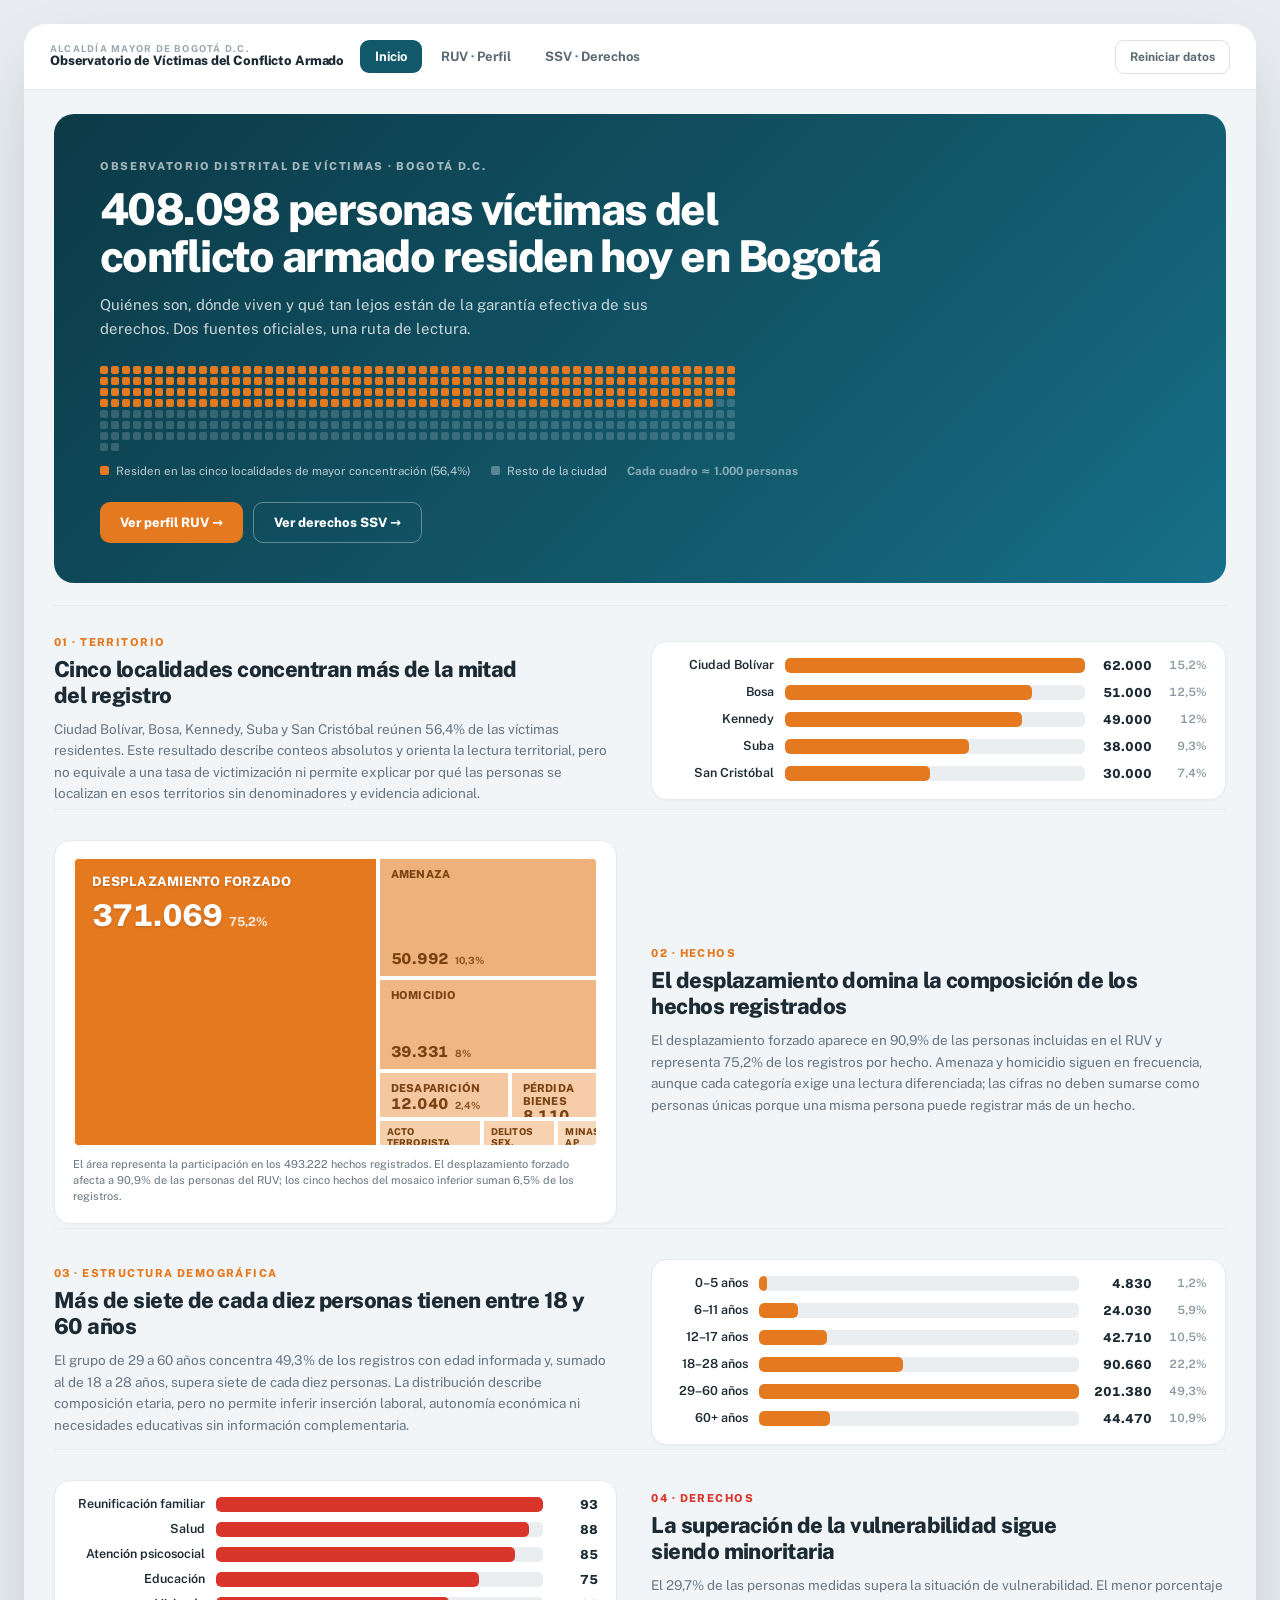
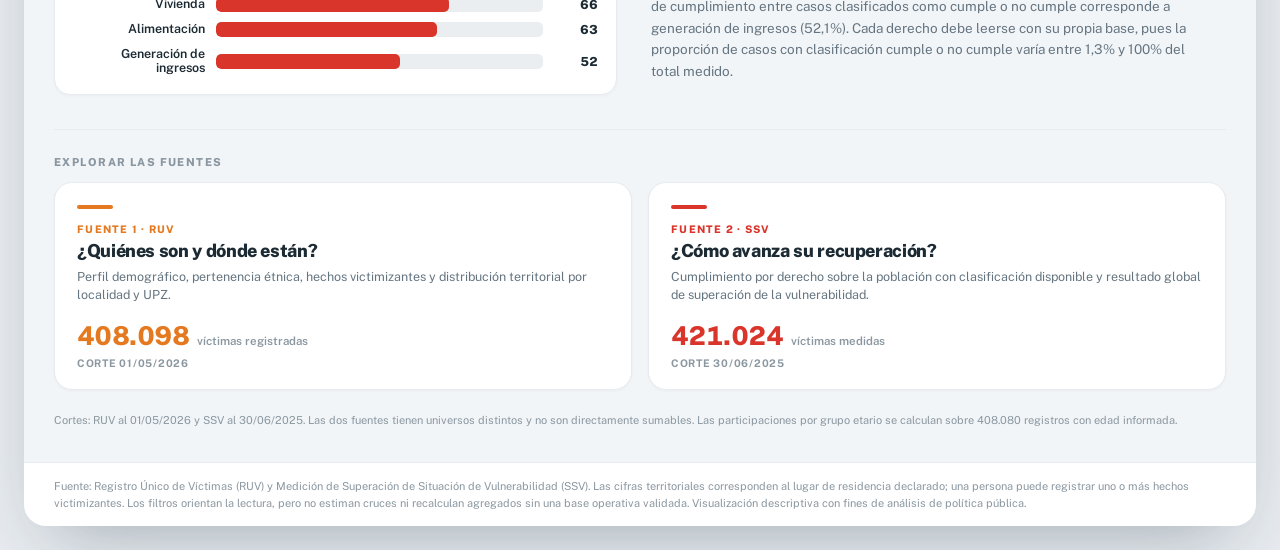
<file: preview (1).html>
<!DOCTYPE html>
<html lang="es">
<head>
<meta charset="utf-8">
<meta name="viewport" content="width=device-width, initial-scale=1">
<title>Observatorio Distrital de Víctimas · RUV y SSV · Bogotá D.C.</title>
<style>

  @font-face{font-family:'Public Sans';src:url('[data-uri]') format('woff2');font-style:normal;font-weight:100 900;font-display:swap}
  *{box-sizing:border-box}
  body{margin:0;font-family:'Public Sans',system-ui,-apple-system,sans-serif;background:#E8ECF0;color:#1C2A33;-webkit-font-smoothing:antialiased;text-rendering:optimizeLegibility}
  a{color:#12586B;text-decoration:none}
  a:hover{color:#1B7B93}
  button{font-family:inherit}
  select{font-family:inherit;appearance:none;-webkit-appearance:none;font-size:12.5px;font-weight:600;color:#1C2A33;background:#fff url("data:image/svg+xml;utf8,<svg xmlns='http://www.w3.org/2000/svg' width='12' height='12' viewBox='0 0 24 24' fill='none' stroke='%237A8791' stroke-width='2.5'><path d='M6 9l6 6 6-6'/></svg>") no-repeat right 11px center;border:1px solid #DCE2E7;border-radius:9px;padding:9px 32px 9px 12px;cursor:pointer;outline:none;width:100%;transition:border-color .15s,box-shadow .15s;text-overflow:ellipsis}
  select:hover{border-color:#C2CBD2}
  select:focus-visible,button:focus-visible{outline:2px solid #12586B;outline-offset:2px}
  select:focus{border-color:#12586B;box-shadow:0 0 0 3px rgba(18,88,107,.12)}
  @keyframes fade{from{opacity:0;transform:translateY(10px)}to{opacity:1;transform:none}}
  ::-webkit-scrollbar{width:10px;height:10px}
  ::-webkit-scrollbar-thumb{background:#cfd6dd;border-radius:8px}
  ::-webkit-scrollbar-thumb:hover{background:#b8c1c9}

  /* ---- shell responsivo ---- */
  .sc-shell{min-height:100vh;padding:24px}
  .sc-frame{max-width:1640px;margin:0 auto;background:#F2F5F8;border-radius:22px;box-shadow:0 30px 70px -26px rgba(20,40,55,.34);overflow:hidden}
  .sc-head{background:#fff;padding:14px 26px;display:flex;align-items:center;gap:16px;border-bottom:1px solid #E7EBEF;flex-wrap:wrap}
  .sc-brand{display:flex;align-items:center;gap:13px;min-width:0;flex:0 1 auto}
  .sc-brand-tx{line-height:1.15;min-width:0}
  .sc-nav{display:flex;gap:4px;overflow-x:auto;scrollbar-width:none;-ms-overflow-style:none;flex:1 1 240px;min-width:0;padding:2px 0}
  .sc-nav::-webkit-scrollbar{display:none}
  .sc-tab{white-space:nowrap;flex-shrink:0}
  .sc-actions{display:flex;align-items:center;gap:8px;flex-shrink:0;margin-left:auto}
  .sc-body{padding:24px 30px 34px}
  .sc-foot{padding:15px 30px;border-top:1px solid #E7EBEF;background:#fff;font-size:11px;color:#8A97A0;line-height:1.5}

  /* ---- rejilla de 12 columnas ---- */
  .sc-grid{display:grid;grid-template-columns:repeat(12,1fr);gap:16px}
  .sc-s4{grid-column:span 4}.sc-s5{grid-column:span 5}.sc-s6{grid-column:span 6}
  .sc-s7{grid-column:span 7}.sc-s8{grid-column:span 8}.sc-s12{grid-column:span 12}
  .sc-frow{display:grid;grid-template-columns:repeat(auto-fit,minmax(176px,1fr));gap:11px 13px}
  .sc-kpis{display:grid;grid-template-columns:repeat(auto-fit,minmax(190px,1fr));gap:12px}
  .sc-ins{display:grid;grid-template-columns:minmax(0,1fr) minmax(0,1.02fr);gap:34px;align-items:center}
  .sc-hero{padding:46px 46px 40px}
  .sc-h1{font-size:clamp(27px,3.6vw,44px)}
  .sc-doors{display:grid;grid-template-columns:repeat(auto-fit,minmax(268px,1fr));gap:16px}

  @media(max-width:1140px){
    .sc-s4,.sc-s5{grid-column:span 6}
    .sc-s7,.sc-s8{grid-column:span 12}
    .sc-panel{grid-row:auto !important}
  }
  @media(max-width:860px){
    .sc-ins{grid-template-columns:1fr;gap:20px}
    .sc-ins-rev{display:flex;flex-direction:column-reverse}
  }
  @media(max-width:720px){
    .sc-shell{padding:0}
    .sc-frame{border-radius:0;box-shadow:none}
    .sc-head{padding:12px 15px;gap:11px}
    .sc-body{padding:16px 14px 24px}
    .sc-foot{padding:14px 15px}
    .sc-hero{padding:28px 18px 26px}
    .sc-s4,.sc-s5,.sc-s6,.sc-s7,.sc-s8,.sc-s12{grid-column:span 12}
    .sc-brand-eyebrow{display:none}
    .sc-lbl-long{display:none}
    .sc-treemap{flex-direction:column !important;min-height:520px !important}
    .sc-treemap>div:first-child{width:100% !important;min-height:160px}
    .sc-treemap>div:last-child{width:100% !important;min-height:350px}
  }
  @media(min-width:721px){.sc-lbl-short{display:none}}
  @media(prefers-reduced-motion:reduce){*{animation:none !important;transition:none !important}}

</style>
</head>
<body>
<div id="root"></div>
<script>
var FOOTER_TEXT = 'Fuente: Registro Único de Víctimas (RUV) y Medición de Superación de Situación de Vulnerabilidad (SSV). Las cifras territoriales corresponden al lugar de residencia declarado; una persona puede registrar uno o más hechos victimizantes. Los filtros orientan la lectura, pero no estiman cruces ni recalculan agregados sin una base operativa validada. Visualización descriptiva con fines de análisis de política pública.';

/* ---------------------------------------------------------------
   Renderizador mínimo: sustituye a React y al runtime x-dc.
   Sin dependencias externas: el archivo abre en cualquier navegador.
   --------------------------------------------------------------- */
var SVG_TAGS={svg:1,rect:1,path:1,text:1,circle:1,g:1,line:1,polygon:1,polyline:1,ellipse:1,defs:1,linearGradient:1,stop:1};
var SVG_KEEP={viewBox:1,preserveAspectRatio:1,gradientUnits:1,patternUnits:1,baseProfile:1};
var UNITLESS={opacity:1,zIndex:1,fontWeight:1,lineHeight:1,flex:1,flexGrow:1,flexShrink:1,order:1,zoom:1,gridRow:1,gridColumn:1,strokeWidth:1};
var EVENTS={onClick:'click',onChange:'change',onInput:'input',onMouseEnter:'mouseenter',onMouseLeave:'mouseleave',onError:'error',onFocus:'focus',onBlur:'blur'};

function kebab(s){ return s.replace(/([a-z0-9])([A-Z])/g,'$1-$2').toLowerCase(); }

function setStyle(el,o){
  for(var k in o){ var v=o[k];
    if(v===null||v===undefined||v===false) continue;
    if(typeof v==='number' && !UNITLESS[k]) v=v+'px';
    try{ el.style[k]=v; }catch(e){}
  }
}

var React={ createElement:function(type,props){
  var kids=Array.prototype.slice.call(arguments,2);
  return {type:type, props:props||{}, kids:kids};
}};

function flat(list,out){
  for(var i=0;i<list.length;i++){ var c=list[i];
    if(c===null||c===undefined||c===false||c===true) continue;
    if(Object.prototype.toString.call(c)==='[object Array]') flat(c,out); else out.push(c);
  }
  return out;
}

function mount(v,ns){
  if(v===null||v===undefined||v===false||v===true) return null;
  if(typeof v==='string'||typeof v==='number') return document.createTextNode(String(v));
  var isSvg = ns || SVG_TAGS[v.type];
  var el = isSvg ? document.createElementNS('http://www.w3.org/2000/svg', v.type)
                 : document.createElement(v.type);
  var p=v.props, deferValue=null;
  for(var k in p){
    var val=p[k];
    if(k==='key'||val===null||val===undefined||val===false) continue;
    if(k==='style'){ setStyle(el,val); continue; }
    if(EVENTS[k]){ el.addEventListener(EVENTS[k], val); continue; }
    if(k==='className'){ if(isSvg) el.setAttribute('class',val); else el.className=val; continue; }
    if(k==='value'){ deferValue=val; continue; }
    if(isSvg){ el.setAttribute(SVG_KEEP[k]?k:kebab(k), val); continue; }
    el.setAttribute(k, val);
  }
  var kids=flat(v.kids,[]);
  for(var i=0;i<kids.length;i++){ var n=mount(kids[i], isSvg); if(n) el.appendChild(n); }
  if(deferValue!==null) el.value=deferValue;
  return el;
}

/* ------------------------- carcasa ------------------------- */
function shell(app){
  var v=app.renderVals(), C=app.C, h=React.createElement;
  var brand=h('div',{className:'sc-brand'},
    h('div',{className:'sc-brand-tx'},
      h('div',{className:'sc-brand-eyebrow',style:{fontSize:9.5,fontWeight:700,letterSpacing:'.13em',color:'#9AA6AF',textTransform:'uppercase'}},'Alcaldía Mayor de Bogotá D.C.'),
      h('div',{style:{fontSize:13,fontWeight:800,letterSpacing:'-.01em',color:'#1C2A33'}},'Observatorio de Víctimas del Conflicto Armado')));
  var nav=h('nav',{className:'sc-nav','aria-label':'Secciones del visor'}, v.tabs.map(function(t,i){
    return h('button',{key:i,type:'button',className:'sc-tab',onClick:t.onClick,'aria-current':t.active?'page':null,style:t.style},t.label); }));
  var actions=h('div',{className:'sc-actions'},
    h('button',{onClick:v.onReset,title:'Quitar todos los filtros y volver a los totales',
      style:{fontSize:12,fontWeight:700,color:'#5A6871',background:'#fff',border:'1px solid #DCE2E7',borderRadius:9,padding:'9px 14px',cursor:'pointer',whiteSpace:'nowrap'}},
      h('span',{className:'sc-lbl-long'},'Reiniciar datos'),
      h('span',{className:'sc-lbl-short'},'Reiniciar')));
  var banner = v.showBanner ? h('div',{style:v.bannerStyle},
      h('div',{style:{display:'flex',alignItems:'baseline',gap:14,flexWrap:'wrap'}},
        h('div',{style:{fontSize:11.5,fontWeight:800,letterSpacing:'.14em',textTransform:'uppercase',color:v.accent}},v.bannerKicker),
        h('div',{style:{fontSize:11.5,fontWeight:600,color:'#8A97A0'}},v.bannerDate)),
      h('h1',{style:{margin:'6px 0 0',fontSize:25,fontWeight:800,letterSpacing:'-.025em',lineHeight:1.14,maxWidth:760,textWrap:'pretty'}},v.bannerTitle),
      h('p',{style:{margin:'8px 0 0',fontSize:13.5,color:'#5A6871',lineHeight:1.5,maxWidth:720,textWrap:'pretty'}},v.bannerSub)) : null;
  return h('div',{className:'sc-shell'},
    h('div',{className:'sc-frame'},
      h('header',{className:'sc-head'},brand,nav,actions),
      banner,
      h('div',{className:'sc-body'},v.content),
      h('footer',{className:'sc-foot'},FOOTER_TEXT)));
}

/* ------------------------- montaje ------------------------- */

class Component {
  constructor(props){ this.props = props || {}; }
  state = { mod:null, sel:null, hover:null, fr:{}, fs:{}, open:true, mapMode:'img', imgErr:false };

  get C(){return {
    ruv:this.props.colorRuv||'#E4791F', ssv:this.props.colorSsv||'#DA352B',
    teal:'#12586B', deep:'#0C3A47', star:'#F5C518',
    ink:'#1C2A33', muted:'#657580', faint:'#8A97A0', line:'#E7EBEF', card:'#fff',
    track:'#EBEEF1', ok:'#2F8F76', bad:'#D0453B', nd:'#B4BEC6'
  };}

  MODS=[
    {id:'inicio',label:'Inicio'},
    {id:'ruv',label:'RUV · Perfil'},
    {id:'ssv',label:'SSV · Derechos'},
  ];
  get effMod(){ return this.state.mod || this.idFromProp() || 'inicio'; }
  idFromProp(){ const m={'Inicio':'inicio','RUV · Perfil':'ruv','SSV · Derechos':'ssv'}; return m[this.props.modulo]; }

  fmt(n){ return Math.round(n).toLocaleString('de-DE'); }
  pct(n,d){ const k=Math.pow(10,d===undefined?1:d); return (Math.round(n*k)/k).toString().replace('.',','); }
  lerp(a,b,t){ const p=h=>[1,3,5].map(i=>parseInt(h.slice(i,i+2),16)); const A=p(a),B=p(b); return '#'+A.map((v,i)=>Math.round(v+(B[i]-v)*t).toString(16).padStart(2,'0')).join(''); }
  onDark(hex){ const p=[1,3,5].map(i=>parseInt(hex.slice(i,i+2),16)); const L=(0.299*p[0]+0.587*p[1]+0.114*p[2])/255; return L>0.62; }

  /* ---------- datos ---------- */
  RUV_TOTAL=408098; SSV_TOTAL=421024;
  FECHA_RUV='01/05/2026'; FECHA_SSV='30/06/2025';
  ETARIO=[{l:'0–5 años',v:4830},{l:'6–11 años',v:24030},{l:'12–17 años',v:42710},{l:'18–28 años',v:90660},{l:'29–60 años',v:201380},{l:'60+ años',v:44470}];
  GENERO=[{l:'Mujer',v:207970},{l:'Hombre',v:199517},{l:'No informa',v:589},{l:'LGBTI',v:15},{l:'Intersexual',v:7}];
  HECHOS=[{l:'Desplazamiento forzado',s:'Desplazamiento',v:371069},{l:'Amenaza',s:'Amenaza',v:50992},{l:'Homicidio',s:'Homicidio',v:39331},{l:'Desaparición forzada',s:'Desaparición',v:12040},{l:'Pérdida de bienes',s:'Pérdida bienes',v:8110},{l:'Acto terrorista',s:'Acto terrorista',v:5980},{l:'Delitos sexuales',s:'Delitos sex.',v:4210},{l:'Minas antipersonal',s:'Minas AP',v:1490}];
  ETNIA=[{l:'Ninguna',v:343367},{l:'Negro(a) o afro',v:40858},{l:'Indígena',v:21939},{l:'Gitano(a) ROM',v:1390},{l:'Raizal',v:376},{l:'Palenquero',v:168}];
  DERECHOS=[
    {l:'Salud',cumple:372318,no:48706,nd:0},
    {l:'Educación',cumple:58003,no:19860,nd:343161,ndL:'No aplica'},
    {l:'Alimentación',cumple:231100,no:138151,nd:51773},
    {l:'Generación de ingresos',cumple:188557,no:173343,nd:59124},
    {l:'Vivienda',cumple:159322,no:82166,nd:179536},
    {l:'Reunificación familiar',cumple:4985,no:398,nd:415641,ndL:'No aplica'},
    {l:'Atención psicosocial',cumple:21253,no:3832,nd:395939,ndL:'No aplica'},
  ];
  SUPERA=[{l:'Supera',v:124839},{l:'No supera',v:227179},{l:'ND',v:69006}];

  LOC=[
    {n:'Usaquén',v:15000,r:[[12,20,0,10]]},
    {n:'Suba',v:38000,r:[[3,14,0,8],[5,12,0,3]]},
    {n:'Engativá',v:24000,r:[[2,9,7,12]]},
    {n:'Fontibón',v:13000,r:[[0,6,11,17]]},
    {n:'Barrios Unidos',v:5000,r:[[9,13,7,11]]},
    {n:'Chapinero',v:6000,r:[[14,18,9,14]]},
    {n:'Teusaquillo',v:5000,r:[[8,13,11,14]]},
    {n:'Los Mártires',v:5000,r:[[9,12,12,14]]},
    {n:'Santa Fe',v:9000,r:[[12,15,11,14]]},
    {n:'La Candelaria',v:1098,r:[[13,15,13,15]]},
    {n:'Puente Aranda',v:9000,r:[[6,11,13,17]]},
    {n:'Antonio Nariño',v:6000,r:[[9,12,14,17]]},
    {n:'Kennedy',v:49000,r:[[1,9,14,21]]},
    {n:'Tunjuelito',v:12000,r:[[7,11,18,21]]},
    {n:'Bosa',v:51000,r:[[0,5,18,26]]},
    {n:'Rafael Uribe Uribe',v:22000,r:[[11,15,16,20]]},
    {n:'San Cristóbal',v:30000,r:[[14,19,13,21]]},
    {n:'Ciudad Bolívar',v:62000,r:[[5,11,21,29]]},
    {n:'Usme',v:28000,r:[[11,19,20,30]]},
  ];
  COLS=20; ROWS=30;

  /* ---------- derivados ---------- */
  sum(a){ return a.reduce((s,i)=>s+i.v,0); }
  get HECHOS_T(){ return this.sum(this.HECHOS); }
  get ETARIO_T(){ return this.sum(this.ETARIO); }
  get LOC_T(){ return this.LOC.reduce((s,l)=>s+l.v,0); }
  get LOC_SORT(){ return this.LOC.slice().sort((a,b)=>b.v-a.v); }
  get DER(){ return this.DERECHOS.map(d=>{ const ap=d.cumple+d.no; return Object.assign({},d,{ap:ap,tasa:ap?d.cumple/ap*100:0,cob:ap/this.SSV_TOTAL*100}); }); }
  get DER_SORT(){ return this.DER.slice().sort((a,b)=>b.tasa-a.tasa); }

  geo(){
    if(this._geo) return this._geo;
    const g=new Array(this.COLS*this.ROWS).fill(-1);
    this.LOC.forEach((L,li)=>L.r.forEach(([c0,c1,r0,r1])=>{
      for(let r=r0;r<r1;r++) for(let c=c0;c<c1;c++) if(c>=0&&c<this.COLS&&r>=0&&r<this.ROWS) g[r*this.COLS+c]=li;
    }));
    const cent=this.LOC.map(()=>({sx:0,sy:0,n:0}));
    for(let r=0;r<this.ROWS;r++) for(let c=0;c<this.COLS;c++){ const li=g[r*this.COLS+c]; if(li<0) continue; cent[li].sx+=c+0.5; cent[li].sy+=r+0.5; cent[li].n++; }
    const at=(c,r)=> (c<0||c>=this.COLS||r<0||r>=this.ROWS)?-1:g[r*this.COLS+c];
    let inner='',outer='';
    for(let r=0;r<this.ROWS;r++) for(let c=0;c<this.COLS;c++){
      const li=g[r*this.COLS+c]; if(li<0) continue;
      const sides=[[at(c,r-1),c,r,c+1,r],[at(c+1,r),c+1,r,c+1,r+1],[at(c,r+1),c,r+1,c+1,r+1],[at(c-1,r),c,r,c,r+1]];
      sides.forEach(([nb,x1,y1,x2,y2])=>{ const seg='M'+x1+' '+y1+'L'+x2+' '+y2; if(nb<0) outer+=seg; else if(nb!==li) inner+=seg; });
    }
    this._geo={grid:g,cent:cent.map(o=>({x:o.sx/o.n,y:o.sy/o.n,n:o.n})),inner,outer};
    return this._geo;
  }

  /* ---------- segmentadores ---------- */
  /* uni: universo de la marginal publicada. src: serie con la que se resuelve el conteo.
     Sin src, el segmentador orienta la lectura pero no altera el universo de referencia. */
  FD(scope){
    const locs=this.LOC.map(l=>({l:l.n,v:l.v})).sort((a,b)=>a.l.localeCompare(b.l,'es'));
    const base=[
      {k:'etario',l:'Grupo etario',all:'Todos los grupos',src:this.ETARIO,uni:'ruv',den:this.ETARIO_T},
      {k:'genero',l:'Género',all:'Todos',src:this.GENERO,uni:'ruv',den:this.RUV_TOTAL},
      {k:'etnia',l:'Pertenencia étnica',all:'Todas',src:this.ETNIA,uni:'ruv',den:this.RUV_TOTAL},
      {k:'loc',l:'Localidad de residencia',all:'Todas',src:locs,uni:'ruv',den:this.LOC_T},
    ];
    if(scope==='ruv') return base.concat([
      {k:'hecho',l:'Hecho victimizante',all:'Todos',src:this.HECHOS,uni:'ruv',den:this.RUV_TOTAL},
      {k:'disc',l:'Discapacidad',all:'Todas',opts:['Sí','Ninguna']},
      {k:'tipo',l:'Tipo de víctima',all:'Todos',opts:['Directa','Indirecta','Sin definir']},
    ]);
    return base.concat([
      {k:'supera',l:'Resultado de superación',all:'Todos',src:this.SUPERA,uni:'ssv',den:this.SSV_TOTAL},
      {k:'derecho',l:'Derecho destacado',all:'Todos',opts:this.DERECHOS.map(d=>d.l)},
    ]);
  }
  fkey(scope){ return scope==='ruv'?'fr':'fs'; }
  fst(scope){ return this.state[this.fkey(scope)]||{}; }
  fval(scope,k){ return this.fst(scope)[k]; }
  setF(scope,k,v){ const st=Object.assign({},this.fst(scope)); st[k]=v; const p={}; p[this.fkey(scope)]=st;
    if(scope==='ruv'&&k==='loc'){ const i=this.LOC.findIndex(l=>l.n===v); p.sel = i>=0?i:null; }
    this.setState(p); }
  clearF(scope){ const p={sel:null}; p[this.fkey(scope)]={}; this.setState(p); }
  optsOf(d){ return d.opts||d.src.map(x=>x.l); }
  activeF(scope){ const st=this.fst(scope); return this.FD(scope).filter(d=>st[d.k]&&st[d.k]!==d.all); }

  /* Un solo filtro con marginal publicada en el mismo universo puede mostrar
     su conteo exacto. Las combinaciones no se estiman sin microdatos validados. */
  universo(scope){
    const total = scope==='ruv'?this.RUV_TOTAL:this.SSV_TOTAL;
    const act=this.activeF(scope), st=this.fst(scope);
    const wm=act.filter(d=>d.src);
    if(!wm.length) return {n:total,mode:act.length?'ui':'total',act:act.length};
    if(act.length===1&&wm.length===1&&wm[0].uni===scope){
      const row=wm[0].src.find(x=>x.l===st[wm[0].k]);
      return {n:row?row.v:0,mode:'exact',act:1};
    }
    return {n:total,mode:'ui',act:act.length};
  }

  filterBar(scope,accent){
    const h=React.createElement, C=this.C, st=this.fst(scope), defs=this.FD(scope);
    const act=this.activeF(scope), u=this.universo(scope), open=this.state.open;
    const nota={total:'Sin segmentar · totales del distrito',exact:'Conteo exacto de la marginal publicada',ui:'Filtros activos · sin recálculo cruzado'}[u.mode];
    const selEl=(d)=>h('div',{key:d.k,style:{display:'flex',flexDirection:'column',gap:5,minWidth:0}},
      h('label',{style:{fontSize:10,fontWeight:800,textTransform:'uppercase',letterSpacing:'.06em',color:C.faint,display:'flex',alignItems:'center',gap:5}},d.l,
        d.src?null:h('span',{title:'Dimensión sin marginal publicada: segmenta la lectura pero no recalcula el universo',style:{width:6,height:6,borderRadius:9,background:'#D8DEE3',flexShrink:0}})),
      h('select',{value:st[d.k]||d.all,'aria-label':d.l,onChange:e=>this.setF(scope,d.k,e.target.value)},
        [d.all].concat(this.optsOf(d)).map(o=>h('option',{key:o,value:o},o))));
    const chip=(d)=>h('button',{key:d.k,onClick:()=>this.setF(scope,d.k,d.all),title:'Quitar este filtro',
      style:{display:'inline-flex',alignItems:'center',gap:7,fontSize:11.5,fontWeight:700,color:C.teal,background:'#EAF2F4',border:'1px solid '+(d.src?'#CFE1E5':'#DCE2E7'),borderStyle:d.src?'solid':'dashed',borderRadius:999,padding:'5px 9px 5px 11px',cursor:'pointer'}},
      d.l+': '+st[d.k], h('span',{style:{fontSize:13,lineHeight:1,color:'#7FA3AC'}},'×'));
    return h('div',{style:{background:C.card,border:'1px solid '+C.line,borderRadius:14,padding:'13px 16px 14px',marginBottom:16,boxShadow:'0 1px 3px rgba(20,40,55,.04)'}},
      h('div',{style:{display:'flex',alignItems:'center',gap:14,flexWrap:'wrap'}},
        h('button',{onClick:()=>this.setState({open:!open}),'aria-expanded':open?'true':'false',
          style:{display:'inline-flex',alignItems:'center',gap:8,border:'none',background:'transparent',cursor:'pointer',padding:'2px 0',fontSize:12.5,fontWeight:800,color:C.ink}},
          h('span',{style:{display:'inline-flex',width:20,height:20,borderRadius:6,background:act.length?accent:'#EEF1F4',color:act.length?'#fff':C.muted,alignItems:'center',justifyContent:'center',fontSize:11,fontWeight:800}},act.length?String(act.length):'0'),
          'Segmentadores', h('span',{style:{fontSize:10,color:C.faint,transform:open?'rotate(180deg)':'none',transition:'transform .18s'}},'▾')),
        h('div',{style:{flex:1,minWidth:120}}),
        h('div',{style:{textAlign:'right'}},
          h('div',{style:{fontSize:9.5,fontWeight:800,textTransform:'uppercase',letterSpacing:'.09em',color:C.faint}},u.mode==='ui'?'Universo de referencia':'Universo seleccionado'),
          h('div',{style:{display:'flex',alignItems:'baseline',gap:8,justifyContent:'flex-end'}},
            h('span',{style:{fontSize:22,fontWeight:800,color:accent,letterSpacing:'-.02em',fontVariantNumeric:'tabular-nums'}},this.fmt(u.n)),
            h('span',{style:{fontSize:11.5,fontWeight:700,color:C.muted,fontVariantNumeric:'tabular-nums'}},this.pct(u.n/(scope==='ruv'?this.RUV_TOTAL:this.SSV_TOTAL)*100)+'%'))),
        act.length?h('button',{onClick:()=>this.clearF(scope),style:{fontSize:11.5,fontWeight:700,color:C.muted,background:'#fff',border:'1px solid #DCE2E7',borderRadius:8,padding:'7px 12px',cursor:'pointer',whiteSpace:'nowrap'}},'Limpiar'):null),
      open?h('div',{className:'sc-frow',style:{marginTop:14}},defs.map(selEl)):null,
      h('div',{style:{display:'flex',flexWrap:'wrap',gap:7,alignItems:'center',marginTop:act.length||!open?12:10,paddingTop:11,borderTop:'1px solid '+C.line}},
        act.length?act.map(chip):h('span',{style:{fontSize:12,color:C.faint,fontStyle:'italic'}},'Sin filtros activos — se muestran los totales del distrito.'),
        h('span',{style:{marginLeft:'auto',fontSize:10.5,color:C.faint,fontWeight:600}},nota)));
  }

  /* ---------- primitivas de gráfico ---------- */
  hbars(items,accent,o){
    o=o||{}; const h=React.createElement; const max=Math.max.apply(null,items.map(i=>i.v)); const lw=o.labelW||118;
    const tot=o.den||this.sum(items); const hi=o.hi;
    return h('div',{style:{display:'flex',flexDirection:'column',gap:o.gap||12,justifyContent:'center',height:'100%'}},
      items.map((i,idx)=>{ const on = !hi || hi===i.l;
        return h('div',{key:idx,title:i.l+': '+this.fmt(i.v)+' ('+this.pct(i.v/tot*100)+'%)',style:{display:'flex',alignItems:'center',gap:11,opacity:on?1:.34,transition:'opacity .18s'}},
        h('div',{style:{width:lw,flexShrink:0,fontSize:12.5,fontWeight:on&&hi?800:600,color:this.C.ink,textAlign:'right',lineHeight:1.15}},i.l),
        h('div',{style:{flex:1,minWidth:0,height:o.thin?12:15,background:this.C.track,borderRadius:5,overflow:'hidden'}},
          h('div',{style:{width:Math.max(max?i.v/max*100:0,1.5)+'%',height:'100%',background:accent,borderRadius:5,transition:'width .4s'}})),
        h('div',{style:{width:o.numW||58,textAlign:'right',fontSize:12.5,fontWeight:800,color:this.C.ink,fontVariantNumeric:'tabular-nums'}},this.fmt(i.v)),
        o.showPct?h('div',{style:{width:44,textAlign:'right',fontSize:11.5,fontWeight:600,color:this.C.faint,fontVariantNumeric:'tabular-nums'}},this.pct(i.v/tot*100)+'%'):null); }));
  }

  stackBar(d,hiOn){
    const h=React.createElement; const tot=d.cumple+d.no+d.nd;
    const seg=(v,col,lbl)=> v<=0?null:h('div',{key:lbl,title:lbl+': '+this.fmt(v),style:{width:(v/tot*100)+'%',height:'100%',background:col}});
    const chip=(col,lbl,v)=>h('div',{style:{display:'flex',alignItems:'center',gap:6}},
      h('span',{style:{width:9,height:9,borderRadius:2,background:col,flexShrink:0}}),
      h('span',{style:{fontSize:11,fontWeight:600,color:this.C.muted}},lbl),
      h('span',{style:{fontSize:11.5,fontWeight:800,color:this.C.ink,fontVariantNumeric:'tabular-nums'}},this.fmt(v)));
    return h('div',{style:{display:'flex',flexDirection:'column',gap:10,justifyContent:'center',height:'100%'}},
      h('div',{style:{display:'flex',alignItems:'baseline',gap:8}},
        h('span',{style:{fontSize:24,fontWeight:800,color:this.C.ink,letterSpacing:'-.02em',fontVariantNumeric:'tabular-nums'}},this.pct(d.tasa)+'%'),
        h('span',{style:{fontSize:11,fontWeight:600,color:this.C.muted,lineHeight:1.25}},'cumple, sobre '+this.fmt(d.ap)+' casos clasificados cumple/no cumple')),
      h('div',{style:{display:'flex',height:20,borderRadius:6,overflow:'hidden',boxShadow:'inset 0 0 0 1px rgba(0,0,0,.03)'}},
        seg(d.cumple,this.C.ok,'Cumple'),seg(d.no,this.C.bad,'No cumple'),seg(d.nd,this.C.nd,d.ndL||'ND')),
      h('div',{style:{display:'flex',flexWrap:'wrap',gap:'6px 14px'}},
        chip(this.C.ok,'Cumple',d.cumple),chip(this.C.bad,'No cumple',d.no),d.nd>0?chip(this.C.nd,d.ndL||'ND',d.nd):null));
  }

  donutMulti(items,palette,hi){
    const h=React.createElement; const tot=this.sum(items); let acc=0; const R=15.915;
    const arcs=items.map((i,idx)=>{ const frac=i.v/tot*100; const on=!hi||hi===i.l;
      const el=h('circle',{key:idx,cx:21,cy:21,r:R,fill:'none',stroke:palette[idx%palette.length],strokeWidth:on?5.6:4.4,opacity:on?1:.3,strokeDasharray:frac+' '+(100-frac),strokeDashoffset:-acc,transform:'rotate(-90 21 21)'}); acc+=frac; return el; });
    return h('div',{style:{display:'flex',alignItems:'center',gap:20,height:'100%',justifyContent:'center',flexWrap:'wrap'}},
      h('div',{style:{position:'relative',width:142,height:142,flexShrink:0}},
        h('svg',{viewBox:'0 0 42 42',width:142,height:142},arcs),
        h('div',{style:{position:'absolute',inset:0,display:'flex',flexDirection:'column',alignItems:'center',justifyContent:'center'}},
          h('div',{style:{fontSize:21,fontWeight:800,color:this.C.ink,letterSpacing:'-.02em'}},this.fmt(tot)),
          h('div',{style:{fontSize:10,fontWeight:700,color:this.C.faint,textTransform:'uppercase',letterSpacing:'.08em',marginTop:2}},'Personas'))),
      h('div',{style:{display:'flex',flexDirection:'column',gap:8,minWidth:0}},items.map((i,idx)=>h('div',{key:idx,style:{display:'flex',alignItems:'center',gap:9,opacity:(!hi||hi===i.l)?1:.4}},
        h('span',{style:{width:11,height:11,borderRadius:3,background:palette[idx%palette.length],flexShrink:0}}),
        h('span',{style:{fontSize:12.5,fontWeight:600,color:this.C.ink,minWidth:78}},i.l),
        h('span',{style:{fontSize:12.5,fontWeight:800,color:this.C.ink,fontVariantNumeric:'tabular-nums'}},this.fmt(i.v)),
        h('span',{style:{fontSize:11,color:this.C.faint}},'· '+this.pct(i.v/tot*100)+'%')))));
  }

  /* Treemap de hechos: bloque principal + bandas Amenaza/Homicidio + mini-mosaico del resto.
     Toda celda respeta un alto/ancho mínimo para que ninguna etiqueta quede recortada. */
  treemapHechos(hi){
    const h=React.createElement, C=this.C, items=this.HECHOS, T=this.HECHOS_T, P=this.RUV_TOTAL;
    const main=items[0], bands=items.slice(1,3), rest=items.slice(3);
    const rTot=items.slice(1).reduce((s,i)=>s+i.v,0), restT=rest.reduce((s,i)=>s+i.v,0);
    const wMain=Math.min(Math.max(main.v/T*100,44),58);
    const alloc=(vals,min)=>{ const tot=vals.reduce((a,b)=>a+b,0); let raw=vals.map(v=>v/tot*100);
      const lift=raw.map(x=>Math.max(x,min)), extra=lift.reduce((a,b)=>a+b,0)-100;
      if(extra<=0) return lift;
      const free=lift.map((x,i)=>Math.max(x-min,0)), fs=free.reduce((a,b)=>a+b,0);
      return lift.map((x,i)=>fs?x-extra*free[i]/fs:x); };
    const hs=alloc([bands[0].v,bands[1].v,restT],17);
    const shade=(v,max)=>this.lerp('#FBEBDA',C.ruv,Math.pow(v/max,0.34));
    const cellBox=(it,bg,style,size)=>{ const light=this.onDark(bg), tc=light?'#7A4212':'#fff', on=!hi||hi===it.l;
      return h('div',{key:it.l,title:it.l+': '+this.fmt(it.v)+' · '+this.pct(it.v/T*100)+'% de los hechos',
        style:Object.assign({background:bg,border:'2px solid #fff',padding:size==='lg'?'16px 17px':(size==='sm'?'6px 7px':'9px 11px'),display:'flex',flexDirection:'column',justifyContent:size==='lg'?'flex-start':'space-between',overflow:'hidden',opacity:on?1:.32,transition:'opacity .18s'},style)},
        h('div',{style:{fontSize:size==='lg'?13:(size==='sm'?9.5:11),fontWeight:800,color:tc,textTransform:'uppercase',letterSpacing:'.02em',lineHeight:1.12,textShadow:light?'none':'0 1px 2px rgba(120,50,10,.35)'}},size==='lg'?it.l:(it.s||it.l)),
        h('div',{style:{display:'flex',alignItems:'baseline',gap:6,flexWrap:'wrap',marginTop:size==='lg'?7:0}},
          h('span',{style:{fontSize:size==='lg'?30:(size==='sm'?11.5:15),fontWeight:800,color:tc,fontVariantNumeric:'tabular-nums',textShadow:light?'none':'0 1px 2px rgba(120,50,10,.35)',letterSpacing:'-.02em'}},this.fmt(it.v)),
          size!=='sm'?h('span',{style:{fontSize:size==='lg'?12.5:10,fontWeight:700,color:tc,opacity:.85}},this.pct(it.v/T*100)+'%'):null)); };
    const rowA=rest.slice(0,2), rowB=rest.slice(2);
    const sA=rowA.reduce((s,i)=>s+i.v,0), sB=rowB.reduce((s,i)=>s+i.v,0);
    const hRows=alloc([sA,sB],34), wA=alloc(rowA.map(i=>i.v),26), wB=alloc(rowB.map(i=>i.v),19);
    const mosaic=h('div',{style:{display:'flex',flexDirection:'column',height:'100%'}},
      h('div',{style:{display:'flex',height:hRows[0]+'%'}},rowA.map((it,i)=>cellBox(it,shade(it.v,main.v),{width:wA[i]+'%'},'md'))),
      h('div',{style:{display:'flex',height:hRows[1]+'%'}},rowB.map((it,i)=>cellBox(it,shade(it.v,main.v),{width:wB[i]+'%'},'sm'))));
    return h('div',{style:{display:'flex',flexDirection:'column',height:'100%',gap:10}},
      h('div',{className:'sc-treemap',style:{display:'flex',width:'100%',minHeight:290,flex:1,borderRadius:10,overflow:'hidden'}},
        cellBox(main,C.ruv,{width:wMain+'%',flexShrink:0},'lg'),
        h('div',{style:{width:(100-wMain)+'%',flexShrink:0,display:'flex',flexDirection:'column',minHeight:0}},
          cellBox(bands[0],shade(bands[0].v,main.v),{height:hs[0]+'%',flexShrink:0,minHeight:0},'md'),
          cellBox(bands[1],shade(bands[1].v,main.v),{height:hs[1]+'%',flexShrink:0,minHeight:0},'md'),
          h('div',{style:{height:hs[2]+'%',minHeight:0}},mosaic))),
      h('div',{style:{fontSize:11,color:C.muted,lineHeight:1.45}},'El área representa la participación en los '+this.fmt(T)+' hechos registrados. El desplazamiento forzado afecta a '+this.pct(main.v/P*100)+'% de las personas del RUV; los cinco hechos del mosaico inferior suman '+this.pct(restT/T*100)+'% de los registros.'));
  }

  bigStat(n,label,accent,sub){
    const h=React.createElement;
    return h('div',{style:{display:'flex',flexDirection:'column',justifyContent:'center',alignItems:'center',height:'100%',textAlign:'center'}},
      h('div',{style:{fontSize:50,fontWeight:800,color:accent,letterSpacing:'-.03em',lineHeight:1,fontVariantNumeric:'tabular-nums'}},this.fmt(n)),
      h('div',{style:{fontSize:13,fontWeight:700,color:this.C.ink,marginTop:10}},label),
      sub?h('div',{style:{fontSize:11.5,color:this.C.faint,marginTop:5,lineHeight:1.4,maxWidth:220}},sub):null);
  }

  kpi(items){
    const h=React.createElement, C=this.C;
    return h('div',{className:'sc-kpis',style:{marginBottom:16}},items.map((k,i)=>h('div',{key:i,style:{background:C.card,border:'1px solid '+C.line,borderRadius:14,padding:'14px 16px 15px',boxShadow:'0 1px 3px rgba(20,40,55,.04)'}},
      h('div',{style:{fontSize:9.5,fontWeight:800,textTransform:'uppercase',letterSpacing:'.09em',color:C.faint}},k.k),
      h('div',{style:{fontSize:26,fontWeight:800,color:k.c||C.ink,letterSpacing:'-.025em',marginTop:6,lineHeight:1,fontVariantNumeric:'tabular-nums'}},k.v),
      h('div',{style:{fontSize:11.5,color:C.muted,marginTop:6,lineHeight:1.35}},k.s))));
  }

  /* ---------- mapa ---------- */
  mapPanel(){
    const h=React.createElement, C=this.C;
    const mode = this.state.imgErr?'geo':this.state.mapMode;
    const btn=(id,lbl)=>h('button',{key:id,onClick:()=>this.setState({mapMode:id,imgErr:false}),
      style:{border:'1px solid '+(mode===id?C.teal:'#DCE2E7'),background:mode===id?'#EAF2F4':'#fff',color:mode===id?C.teal:C.muted,fontSize:11,fontWeight:700,borderRadius:8,padding:'6px 10px',cursor:'pointer',whiteSpace:'nowrap'}},lbl);
    const head=h('div',{style:{display:'flex',gap:7,flexWrap:'wrap',marginBottom:10}},btn('img','Coroplético por UPZ'),btn('geo','Esquema por localidad'));
    return h('div',{style:{display:'flex',flexDirection:'column',height:'100%'}},head,
      mode==='img'
        ? h('div',{style:{display:'flex',flexDirection:'column',flex:1,minHeight:0}},
            h('div',{style:{flex:1,display:'flex',alignItems:'center',justifyContent:'center',minHeight:0}},
              h('img',{src:'[data-uri]',alt:'Mapa coroplético de víctimas residentes por UPZ en Bogotá',
                onError:()=>this.setState({imgErr:true}),style:{maxWidth:'100%',maxHeight:430,objectFit:'contain'}})),
            h('div',{style:{fontSize:11.5,color:C.muted,lineHeight:1.45,marginTop:8}},'Víctimas residentes por UPZ. Los tonos oscuros marcan mayor concentración: sobresalen el suroccidente (Bosa, Kennedy) y sectores del norte de Suba y Usaquén.'))
        : this.choropleth());
  }

  choropleth(){
    const h=React.createElement, C=this.C; const g=this.geo();
    const vals=this.LOC.map(l=>l.v); const mn=Math.min.apply(null,vals),mx=Math.max.apply(null,vals);
    const sel=this.state.sel, hov=this.state.hover;
    const cells=[];
    for(let r=0;r<this.ROWS;r++) for(let c=0;c<this.COLS;c++){ const li=g.grid[r*this.COLS+c]; if(li<0) continue;
      const on = sel==null || sel===li;
      cells.push(h('rect',{key:r+'-'+c,x:c,y:r,width:1.02,height:1.02,
        fill:this.lerp('#FCE9D6',C.ruv,(this.LOC[li].v-mn)/(mx-mn)),
        opacity: on?1:0.26,
        onMouseEnter:()=>this.setState({hover:li}), onMouseLeave:()=>this.setState({hover:null}),
        onClick:()=>this.setF('ruv','loc', sel===li?'Todas':this.LOC[li].n),
        style:{cursor:'pointer',transition:'opacity .18s'}})); }
    const abbr={'Ciudad Bolívar':'C. Bolívar','Rafael Uribe Uribe':'R. Uribe','Barrios Unidos':'B. Unidos','Puente Aranda':'P. Aranda'};
    const showLbl=['Suba','Usaquén','Engativá','Fontibón','Chapinero','Kennedy','Bosa','Ciudad Bolívar','Usme','San Cristóbal','Tunjuelito','Rafael Uribe Uribe','Teusaquillo'];
    const labels=this.LOC.map((L,li)=> showLbl.indexOf(L.n)>=0?h('text',{key:'t'+li,x:g.cent[li].x,y:g.cent[li].y,fontSize:0.62,fontWeight:800,fill:'#fff',stroke:'rgba(60,25,5,.42)',strokeWidth:0.18,paintOrder:'stroke',textAnchor:'middle',dominantBaseline:'middle',style:{pointerEvents:'none'}},abbr[L.n]||L.n):null);
    const active = hov!=null?hov:sel;
    return h('div',{style:{display:'flex',flexDirection:'column',flex:1,minHeight:0}},
      h('div',{style:{flex:1,display:'flex',gap:16,minHeight:360,flexWrap:'wrap'}},
        h('div',{style:{flex:'1 1 220px',minWidth:0,position:'relative',display:'flex',alignItems:'center',justifyContent:'center'}},
          h('svg',{viewBox:'0 0 20 30',width:'100%',height:'100%',preserveAspectRatio:'xMidYMid meet',style:{maxHeight:420,maxWidth:290}},
            cells,
            h('path',{d:g.inner,stroke:'#fff',strokeWidth:0.11,fill:'none',style:{pointerEvents:'none'}}),
            h('path',{d:g.outer,stroke:'#B9C4CC',strokeWidth:0.16,fill:'none',style:{pointerEvents:'none'}}),
            labels)),
        h('div',{style:{flex:'0 1 186px',minWidth:160,display:'flex',flexDirection:'column',gap:13,paddingTop:4}},
          h('div',{style:{background:active!=null?'#FFF7F0':'#F7F9FB',border:'1px solid '+(active!=null?'#F3D8BE':C.line),borderRadius:12,padding:'13px 14px',minHeight:92}},
            active!=null?[
              h('div',{key:'n',style:{fontSize:15,fontWeight:800,color:C.ink,lineHeight:1.15}},this.LOC[active].n),
              h('div',{key:'v',style:{fontSize:29,fontWeight:800,color:C.ruv,letterSpacing:'-.02em',marginTop:5,fontVariantNumeric:'tabular-nums'}},this.fmt(this.LOC[active].v)),
              h('div',{key:'p',style:{fontSize:11.5,color:C.muted,marginTop:3}},this.pct(this.LOC[active].v/this.RUV_TOTAL*100)+'% del total distrital')
            ]:[
              h('div',{key:'h',style:{fontSize:12.5,fontWeight:700,color:C.muted,lineHeight:1.3}},'Seleccione una localidad'),
              h('div',{key:'h2',style:{fontSize:11.5,color:C.faint,marginTop:6,lineHeight:1.4}},'Al hacer clic se aplica el filtro de localidad a todo el módulo.')
            ]),
          h('div',{},
            h('div',{style:{fontSize:10.5,fontWeight:700,textTransform:'uppercase',letterSpacing:'.07em',color:C.faint,marginBottom:7}},'Víctimas residentes'),
            h('div',{style:{height:12,borderRadius:6,background:'linear-gradient(90deg,#FCE9D6,'+C.ruv+')'}}),
            h('div',{style:{display:'flex',justifyContent:'space-between',marginTop:5,fontSize:10.5,fontWeight:700,color:C.muted,fontVariantNumeric:'tabular-nums'}},h('span',{},this.fmt(mn)),h('span',{},this.fmt(mx)))),
          h('div',{style:{marginTop:'auto',fontSize:10.5,color:C.faint,lineHeight:1.45}},'19 localidades urbanas. '+this.fmt(this.RUV_TOTAL-this.LOC_T)+' personas ('+this.pct((this.RUV_TOTAL-this.LOC_T)/this.RUV_TOTAL*100)+'%) no tienen localidad determinada y no se representan.'))));
  }

  /* ---------- primitivas de layout ---------- */
  panel(title,node,o){ o=o||{}; const h=React.createElement;
    const st={background:this.C.card,border:'1px solid '+this.C.line,borderRadius:16,padding:o.pad||'17px 19px 19px',display:'flex',flexDirection:'column',boxShadow:'0 1px 3px rgba(20,40,55,.04)',minWidth:0};
    if(o.rowSpan) st.gridRow='span '+o.rowSpan;
    return h('div',{key:title,className:'sc-panel sc-s'+(o.span||4),style:st},
      h('div',{style:{display:'flex',alignItems:'baseline',justifyContent:'space-between',gap:10,flexWrap:'wrap'}},
        h('div',{style:{fontSize:12.5,fontWeight:800,color:this.C.ink,letterSpacing:'-.01em'}},title),
        o.tag?h('div',{style:{fontSize:10.5,fontWeight:700,color:o.tagColor||this.C.faint,whiteSpace:'nowrap'}},o.tag):null),
      o.sub?h('div',{style:{fontSize:11.5,color:this.C.muted,marginTop:4,lineHeight:1.35}},o.sub):null,
      h('div',{style:{marginTop:12,flex:1,display:'flex',flexDirection:'column',minHeight:0}},node));
  }
  grid(children,rows){ return React.createElement('div',{key:this.effMod,className:'sc-grid',style:{gridAutoRows:rows||'minmax(150px,1fr)',animation:'fade .35s ease'}},children); }

  /* ---------- portada ---------- */
  mInicio(){
    const h=React.createElement, C=this.C;
    const top5=this.LOC_SORT.slice(0,5), t5=top5.reduce((s,l)=>s+l.v,0);
    const UNIT=1000, cells=Math.round(this.RUV_TOTAL/UNIT), lit=Math.round(t5/UNIT);
    const despl=this.HECHOS[0], e2960=this.ETARIO[4], supera=this.SUPERA[0];
    const peor=this.DER_SORT[this.DER_SORT.length-1];

    const dots=h('div',{className:'sc-dot-matrix','aria-hidden':'true',style:{display:'flex',flexWrap:'wrap',gap:3,maxWidth:640}},
      Array.apply(null,{length:cells}).map((_,i)=>h('span',{key:i,className:i<lit?'sc-dot sc-dot-hi':'sc-dot',
        style:{width:8,height:8,borderRadius:2,background:i<lit?C.ruv:'rgba(255,255,255,.17)'}})));

    const door=(kicker,title,desc,accent,mod,total,totalL,fecha)=>h('button',{key:mod,onClick:()=>this.setState({mod:mod,open:true}),
      style:{textAlign:'left',cursor:'pointer',background:C.card,border:'1px solid '+C.line,borderRadius:18,padding:'22px 22px 20px',display:'flex',flexDirection:'column',boxShadow:'0 1px 3px rgba(20,40,55,.04)',transition:'transform .15s,box-shadow .15s'},
      onMouseEnter:e=>{e.currentTarget.style.transform='translateY(-3px)';e.currentTarget.style.boxShadow='0 16px 34px -18px rgba(20,40,55,.4)';},
      onMouseLeave:e=>{e.currentTarget.style.transform='none';e.currentTarget.style.boxShadow='0 1px 3px rgba(20,40,55,.04)';}},
      h('div',{style:{width:36,height:4,borderRadius:2,background:accent,marginBottom:14}}),
      h('div',{style:{fontSize:10.5,fontWeight:800,letterSpacing:'.12em',textTransform:'uppercase',color:accent}},kicker),
      h('div',{style:{fontSize:18,fontWeight:800,color:C.ink,marginTop:6,letterSpacing:'-.02em',lineHeight:1.15}},title),
      h('div',{style:{fontSize:12.5,color:C.muted,marginTop:7,lineHeight:1.45,flex:1}},desc),
      h('div',{style:{marginTop:15,display:'flex',alignItems:'baseline',gap:8,flexWrap:'wrap'}},
        h('span',{style:{fontSize:26,fontWeight:800,color:accent,letterSpacing:'-.02em',fontVariantNumeric:'tabular-nums'}},this.fmt(total)),
        h('span',{style:{fontSize:11.5,fontWeight:600,color:C.faint}},totalL)),
      h('div',{style:{marginTop:6,fontSize:10.5,fontWeight:700,color:C.faint,textTransform:'uppercase',letterSpacing:'.07em'}},'Corte '+fecha));

    const ins=(n,kicker,titulo,prosa,visual,accent,rev)=>h('section',{key:n,style:{borderTop:'1px solid '+C.line,padding:'30px 0 4px'}},
      h('div',{className:'sc-ins'+(rev?' sc-ins-rev':''),style:{}},
        h('div',{style:{minWidth:0,order:rev?2:1}},
          h('div',{style:{fontSize:11,fontWeight:800,letterSpacing:'.13em',textTransform:'uppercase',color:accent}},n+' · '+kicker),
          h('h3',{style:{margin:'9px 0 0',fontSize:22,fontWeight:800,letterSpacing:'-.025em',lineHeight:1.18,color:C.ink,textWrap:'pretty'}},titulo),
          h('p',{style:{margin:'10px 0 0',fontSize:13.5,color:C.muted,lineHeight:1.6,textWrap:'pretty'}},prosa)),
        h('div',{style:{minWidth:0,order:rev?1:2,background:C.card,border:'1px solid '+C.line,borderRadius:16,padding:'16px 18px 18px',boxShadow:'0 1px 3px rgba(20,40,55,.04)'}},visual)));

    return h('div',{style:{animation:'fade .35s ease'}},
      /* hero */
      h('div',{className:'sc-hero',style:{background:'linear-gradient(135deg,'+C.deep+' 0%,'+C.teal+' 62%,#17708A 100%)',borderRadius:20,color:'#fff',marginBottom:8,position:'relative',overflow:'hidden'}},
        h('div',{style:{fontSize:11,fontWeight:800,letterSpacing:'.15em',textTransform:'uppercase',color:'rgba(255,255,255,.62)'}},'Observatorio Distrital de Víctimas · Bogotá D.C.'),
        h('h1',{className:'sc-h1',style:{margin:'14px 0 0',fontWeight:800,letterSpacing:'-.035em',lineHeight:1.06,maxWidth:820,textWrap:'balance'}},'408.098 personas víctimas del conflicto armado residen hoy en Bogotá'),
        h('p',{style:{margin:'14px 0 0',fontSize:15,color:'rgba(255,255,255,.78)',lineHeight:1.55,maxWidth:620,textWrap:'pretty'}},'Quiénes son, dónde viven y qué tan lejos están de la garantía efectiva de sus derechos. Dos fuentes oficiales, una ruta de lectura.'),
        h('div',{style:{marginTop:26}},dots,
          h('div',{style:{display:'flex',gap:20,marginTop:13,flexWrap:'wrap',fontSize:11.5,color:'rgba(255,255,255,.72)'}},
            h('span',{style:{display:'inline-flex',alignItems:'center',gap:7}},h('span',{style:{width:9,height:9,borderRadius:2,background:C.ruv}}),'Residen en las cinco localidades de mayor concentración ('+this.pct(t5/this.RUV_TOTAL*100)+'%)'),
            h('span',{style:{display:'inline-flex',alignItems:'center',gap:7}},h('span',{style:{width:9,height:9,borderRadius:2,background:'rgba(255,255,255,.3)'}}),'Resto de la ciudad'),
            h('span',{style:{fontWeight:700,color:'rgba(255,255,255,.5)'}},'Cada cuadro ≈ 1.000 personas'))),
        h('div',{style:{marginTop:24,display:'flex',gap:10,flexWrap:'wrap'}},
          h('button',{onClick:()=>this.setState({mod:'ruv',open:true}),style:{border:'none',background:C.ruv,color:'#fff',fontSize:13,fontWeight:800,borderRadius:10,padding:'12px 20px',cursor:'pointer'}},'Ver perfil RUV →'),
          h('button',{onClick:()=>this.setState({mod:'ssv',open:true}),style:{border:'1px solid rgba(255,255,255,.35)',background:'transparent',color:'#fff',fontSize:13,fontWeight:800,borderRadius:10,padding:'12px 20px',cursor:'pointer'}},'Ver derechos SSV →'))),

      /* insights */
      h('div',{style:{marginTop:22}},
        ins('01','Territorio','Cinco localidades concentran más de la mitad del registro',
          'Ciudad Bolívar, Bosa, Kennedy, Suba y San Cristóbal reúnen '+this.pct(t5/this.RUV_TOTAL*100)+'% de las víctimas residentes. Este resultado describe conteos absolutos y orienta la lectura territorial, pero no equivale a una tasa de victimización ni permite explicar por qué las personas se localizan en esos territorios sin denominadores y evidencia adicional.',
          this.hbars(top5.map(l=>({l:l.n,v:l.v})),C.ruv,{labelW:104,numW:56,showPct:true,den:this.RUV_TOTAL}),C.ruv),

        ins('02','Hechos','El desplazamiento domina la composición de los hechos registrados',
          'El desplazamiento forzado aparece en '+this.pct(despl.v/this.RUV_TOTAL*100)+'% de las personas incluidas en el RUV y representa '+this.pct(despl.v/this.HECHOS_T*100)+'% de los registros por hecho. Amenaza y homicidio siguen en frecuencia, aunque cada categoría exige una lectura diferenciada; las cifras no deben sumarse como personas únicas porque una misma persona puede registrar más de un hecho.',
          this.treemapHechos(),C.ruv,true),

        ins('03','Estructura demográfica','Más de siete de cada diez personas tienen entre 18 y 60 años',
          'El grupo de 29 a 60 años concentra '+this.pct(e2960.v/this.ETARIO_T*100)+'% de los registros con edad informada y, sumado al de 18 a 28 años, supera siete de cada diez personas. La distribución describe composición etaria, pero no permite inferir inserción laboral, autonomía económica ni necesidades educativas sin información complementaria.',
          this.hbars(this.ETARIO,C.ruv,{labelW:78,numW:62,showPct:true,den:this.ETARIO_T}),C.ruv),

        ins('04','Derechos','La superación de la vulnerabilidad sigue siendo minoritaria',
          'El '+this.pct(supera.v/this.SSV_TOTAL*100)+'% de las personas medidas supera la situación de vulnerabilidad. El menor porcentaje de cumplimiento entre casos clasificados como cumple o no cumple corresponde a '+peor.l.toLowerCase()+' ('+this.pct(peor.tasa)+'%). Cada derecho debe leerse con su propia base, pues la proporción de casos con clasificación cumple o no cumple varía entre '+this.pct(Math.min.apply(null,this.DER.map(function(d){return d.cob;})))+'% y '+this.pct(Math.max.apply(null,this.DER.map(function(d){return d.cob;})),0)+'% del total medido.',
          this.hbars(this.DER_SORT.map(d=>({l:d.l,v:Math.round(d.tasa*10)/10})),C.ssv,{labelW:132,numW:44,den:100,gap:10}),C.ssv,true)),

      /* puertas */
      h('div',{style:{borderTop:'1px solid '+C.line,marginTop:30,paddingTop:26}},
        h('div',{style:{fontSize:11,fontWeight:800,letterSpacing:'.13em',textTransform:'uppercase',color:C.faint,marginBottom:14}},'Explorar las fuentes'),
        h('div',{className:'sc-doors'},
          door('Fuente 1 · RUV','¿Quiénes son y dónde están?','Perfil demográfico, pertenencia étnica, hechos victimizantes y distribución territorial por localidad y UPZ.',C.ruv,'ruv',this.RUV_TOTAL,'víctimas registradas',this.FECHA_RUV),
          door('Fuente 2 · SSV','¿Cómo avanza su recuperación?','Cumplimiento por derecho sobre la población con clasificación disponible y resultado global de superación de la vulnerabilidad.',C.ssv,'ssv',this.SSV_TOTAL,'víctimas medidas',this.FECHA_SSV))),

      h('div',{style:{marginTop:22,fontSize:11,color:C.faint,lineHeight:1.5}},'Cortes: RUV al '+this.FECHA_RUV+' y SSV al '+this.FECHA_SSV+'. Las dos fuentes tienen universos distintos y no son directamente sumables. Las participaciones por grupo etario se calculan sobre '+this.fmt(this.ETARIO_T)+' registros con edad informada.'));
  }

  /* ---------- módulos ---------- */
  mRUV(){
    const C=this.C, st=this.fst('ruv'), u=this.universo('ruv');
    const hiEt=st.etario, hiGe=st.genero, hiEn=st.etnia, hiHe=st.hecho;
    const etnMin=this.RUV_TOTAL-this.ETNIA[0].v;
    const top=this.LOC_SORT.slice(0,8).map(l=>({l:l.n,v:l.v}));
    return React.createElement('div',{key:'ruv'},
      this.filterBar('ruv',C.ruv),
      this.kpi([
        {k:u.mode==='ui'?'Universo de referencia':'Universo seleccionado',v:this.fmt(u.n),s:u.mode==='total'?'Total de víctimas registradas en el RUV':(u.mode==='exact'?'Conteo exacto de la marginal seleccionada':'Totales fijos; los filtros orientan la lectura'),c:C.ruv},
        {k:'Desplazamiento forzado',v:this.pct(this.HECHOS[0].v/this.RUV_TOTAL*100)+'%',s:'de las personas registra este hecho'},
        {k:'Pertenencia étnica',v:this.fmt(etnMin),s:this.pct(etnMin/this.RUV_TOTAL*100)+'% se reconoce en algún grupo étnico'},
        {k:'Concentración territorial',v:this.pct(this.LOC_SORT.slice(0,5).reduce((s,l)=>s+l.v,0)/this.RUV_TOTAL*100)+'%',s:'reside en las cinco localidades principales'},
      ]),
      this.grid([
        this.panel('Víctimas por localidad', this.mapPanel(), {span:7,rowSpan:2,sub:'Lugar de residencia declarado. Seleccione una localidad para filtrar el módulo.',pad:'17px 19px 17px'}),
        this.panel('Víctimas por rango etario', this.hbars(this.ETARIO,C.ruv,{labelW:74,numW:62,showPct:true,den:this.ETARIO_T,hi:hiEt}), {span:5,tag:'RUV',tagColor:C.ruv,sub:'Sobre '+this.fmt(this.ETARIO_T)+' registros con edad informada.'}),
        this.panel('Pertenencia étnica', this.hbars(this.ETNIA,C.teal,{labelW:96,numW:62,showPct:true,den:this.RUV_TOTAL,hi:hiEn}), {span:5}),
        this.panel('Hechos victimizantes', this.treemapHechos(hiHe), {span:7,sub:'Una persona puede registrar más de un hecho, por lo que la suma supera el total de personas.',pad:'17px 19px 17px'}),
        this.panel('Víctimas por género', this.donutMulti(this.GENERO,[C.ruv,'#F0A95A','#B0526A',C.teal,'#9AA7B4'],hiGe), {span:5}),
        this.panel('Localidades con mayor número de víctimas', this.hbars(top,C.ruv,{labelW:118,numW:58,showPct:true,den:this.RUV_TOTAL,hi:st.loc}), {span:12,sub:'Ocho primeras localidades por número de víctimas residentes.'}),
      ], 'minmax(210px,auto)'));
  }

  mSSV(){
    const h=React.createElement, C=this.C, st=this.fst('ssv'), u=this.universo('ssv');
    const tot=this.sum(this.SUPERA);
    const superaNode=h('div',{style:{display:'flex',flexDirection:'column',gap:12,justifyContent:'center',height:'100%'}},
      this.SUPERA.map((s,i)=>{ const col=[C.ok,C.bad,C.nd][i], on=!st.supera||st.supera===s.l||st.supera==='Todos';
        return h('div',{key:i,style:{opacity:on?1:.34,transition:'opacity .18s'}},
          h('div',{style:{display:'flex',justifyContent:'space-between',marginBottom:5,gap:10}},
            h('span',{style:{fontSize:12.5,fontWeight:700,color:C.ink}},s.l),
            h('span',{style:{fontSize:12.5,fontWeight:800,color:C.ink,fontVariantNumeric:'tabular-nums'}},this.fmt(s.v)+'  ·  '+this.pct(s.v/tot*100)+'%')),
          h('div',{style:{height:12,background:C.track,borderRadius:5,overflow:'hidden'}},
            h('div',{style:{width:(s.v/tot*100)+'%',height:'100%',background:col,borderRadius:5}}))); }));
    const rank=this.hbars(this.DER_SORT.map(d=>({l:d.l,v:Math.round(d.tasa*10)/10})),C.ssv,{labelW:136,numW:46,den:100,gap:11,hi:st.derecho});
    const cards=this.DER_SORT.map(d=>this.panel(d.l, this.stackBar(d), {span:4,pad:'15px 16px 16px',
      tag:this.pct(d.cob,0)+'% clasificado',tagColor:C.faint}));
    const nota=h('div',{style:{fontSize:12,color:C.muted,lineHeight:1.6}},
      'El porcentaje de cumplimiento se calcula entre los casos clasificados como cumple o no cumple, por lo que excluye del denominador los registros identificados como no aplica o sin dato. La proporción con clasificación binaria cambia entre derechos: en educación corresponde al '+this.pct(this.DER[1].cob)+'% de las personas medidas y en reunificación familiar al '+this.pct(this.DER[5].cob)+'%, de modo que sus porcentajes no deben compararse sin revisar primero la cobertura. Las cifras corresponden al corte del '+this.FECHA_SSV+' y describen el estado de la medición, no el efecto de la oferta institucional.');
    return h('div',{key:'ssv'},
      this.filterBar('ssv',C.ssv),
      this.kpi([
        {k:u.mode==='ui'?'Universo de referencia':'Universo seleccionado',v:this.fmt(u.n),s:u.mode==='total'?'Total de víctimas en la medición SSV':(u.mode==='exact'?'Conteo exacto de la marginal seleccionada':'Totales fijos; los filtros orientan la lectura'),c:C.ssv},
        {k:'Supera la vulnerabilidad',v:this.pct(this.SUPERA[0].v/this.SSV_TOTAL*100)+'%',s:this.fmt(this.SUPERA[0].v)+' personas',c:C.ok},
        {k:'No supera',v:this.pct(this.SUPERA[1].v/this.SSV_TOTAL*100)+'%',s:this.fmt(this.SUPERA[1].v)+' personas',c:C.bad},
        {k:'Menor cumplimiento',v:this.pct(this.DER_SORT[this.DER_SORT.length-1].tasa)+'%',s:this.DER_SORT[this.DER_SORT.length-1].l+' · entre casos cumple/no cumple'},
      ]),
      this.grid([
        this.panel('Resultado global de superación', superaNode, {span:5,tag:'Corte '+this.FECHA_SSV,tagColor:C.ssv,sub:'Síntesis de la verificación sobre el conjunto de derechos evaluados.'}),
        this.panel('Cumplimiento por derecho', rank, {span:7,sub:'Porcentaje entre casos clasificados como cumple o no cumple, ordenado de mayor a menor.'}),
        ...cards,
        this.panel('Nota sobre los denominadores', nota, {span:8}),
      ], 'minmax(150px,auto)'));
  }

  content(){ switch(this.effMod){ case 'inicio':return this.mInicio(); case 'ruv':return this.mRUV(); case 'ssv':return this.mSSV(); default:return this.mInicio(); } }

  renderVals(){
    const m=this.effMod, C=this.C;
    const tabs=this.MODS.map(t=>{ const a=t.id===m; return {label:t.label,active:a,onClick:()=>this.setState({mod:t.id,open:true}),
      style:{border:'none',cursor:'pointer',fontSize:13,fontWeight:700,padding:'9px 15px',borderRadius:9,transition:'background .15s,color .15s',background:a?C.teal:'transparent',color:a?'#fff':'#5A6871'}}; });
    const banners={
      ruv:{k:'Fuente · Registro Único de Víctimas',d:'Datos al '+this.FECHA_RUV,t:'¿Quiénes son y dónde viven las víctimas del conflicto en Bogotá?',s:'408.098 personas víctimas residen en la ciudad. Su perfil por edad, género y pertenencia étnica, los hechos que las afectaron y su distribución territorial.',acc:C.ruv},
      ssv:{k:'Fuente · Superación de Situación de Vulnerabilidad',d:'Datos al '+this.FECHA_SSV,t:'¿Cómo avanza la garantía efectiva de derechos?',s:'De 421.024 víctimas medidas, este es el cumplimiento registrado en cada derecho, con su cobertura de clasificación, y el resultado global de superación de la vulnerabilidad.',acc:C.ssv},
    };
    const b=banners[m];
    return {
      tabs:tabs, accent:b?b.acc:C.teal,
      onReset:()=>this.setState({fr:{},fs:{},sel:null,hover:null,open:true}),
      showBanner:!!b,
      bannerStyle:{background:'#fff',padding:'20px 30px 22px',borderBottom:'1px solid '+C.line,borderTop:'1px solid '+C.line},
      bannerKicker:b?b.k:'', bannerDate:b?b.d:'', bannerTitle:b?b.t:'', bannerSub:b?b.s:'',
      content:this.content(),
    };
  }
}


var app = new Component({ modulo:'Inicio', colorRuv:'#E4791F', colorSsv:'#DA352B' });
function draw(){
  var root=document.getElementById('root');
  var next=mount(shell(app));
  root.innerHTML='';
  if(next) root.appendChild(next);
}
app.setState=function(o){
  var changed=false;
  for(var k in o){ if(this.state[k]!==o[k]){ changed=true; break; } }
  if(!changed) return;               /* evita el bucle de re-render en hover */
  for(var k2 in o) this.state[k2]=o[k2];
  draw();
};
draw();

</script>
</body>
</html>
</file>
